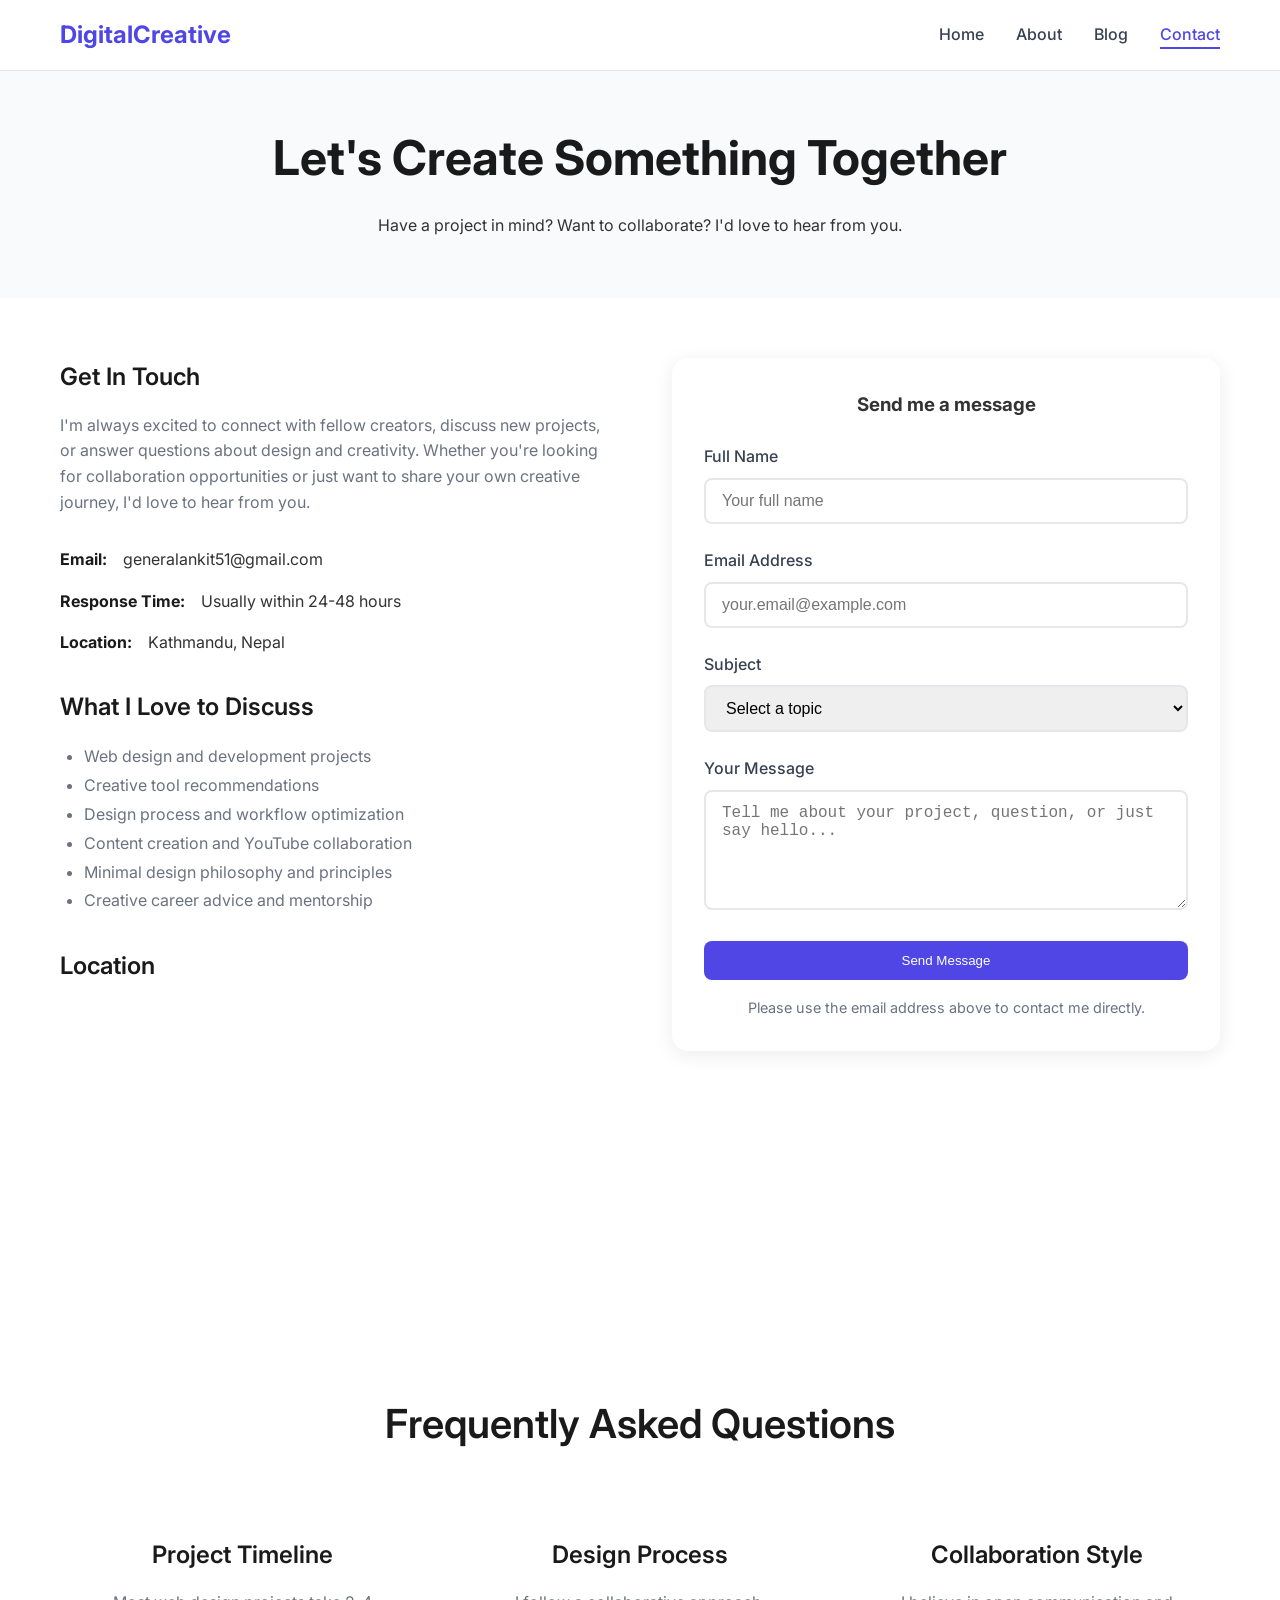
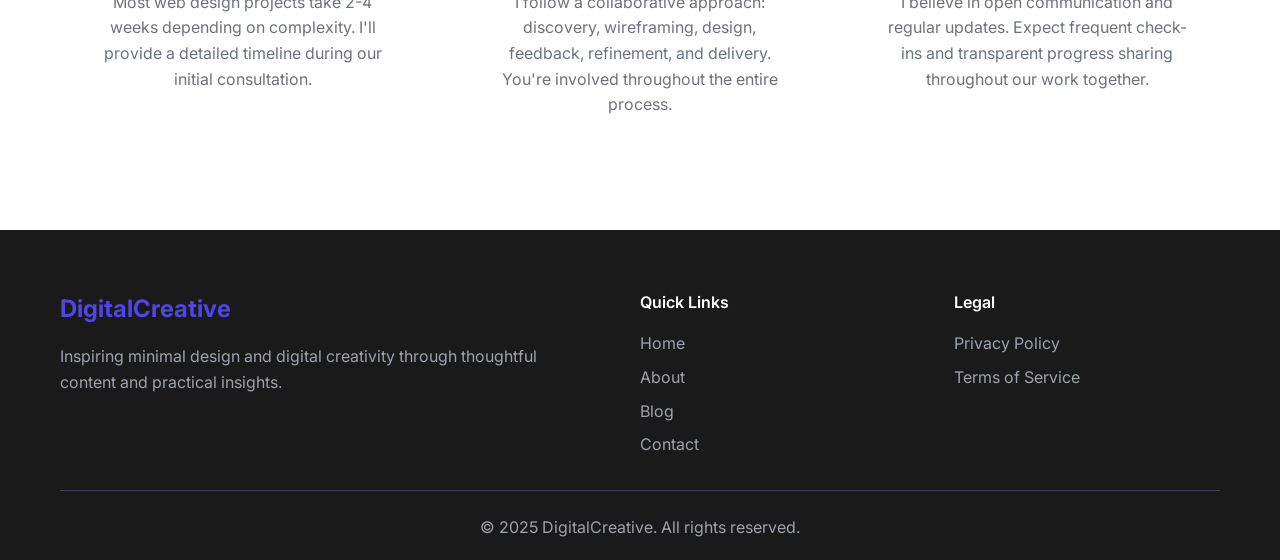
<file: contact.html>
<!DOCTYPE html>
<html lang="en">

<head>
    <meta charset="UTF-8">
    <meta name="viewport" content="width=device-width, initial-scale=1.0">
    <title>Contact - Digital Creativity & Minimal Web Design Tips</title>
    <meta name="description" content="Get in touch to discuss design projects, collaborations, or creative ideas">
    <link rel="stylesheet" href="css/style.css">
    <link rel="preconnect" href="https://fonts.googleapis.com">
    <link rel="preconnect" href="https://fonts.gstatic.com" crossorigin>
    <link href="https://fonts.googleapis.com/css2?family=Inter:wght@300;400;500;600;700&display=swap" rel="stylesheet">
    <script async src="https://pagead2.googlesyndication.com/pagead/js/adsbygoogle.js?client=ca-pub-7329746584313514",crossorigin="anonymous"></script> 
</head>

<body>
    <!-- Navigation Header -->
    <nav class="navbar">
        <div class="nav-container">
            <div class="nav-logo">
                <h2>DigitalCreative</h2>
            </div>
            <ul class="nav-menu">
                <li class="nav-item">
                    <a href="index.html" class="nav-link">Home</a>
                </li>
                <li class="nav-item">
                    <a href="about.html" class="nav-link">About</a>
                </li>
                <li class="nav-item">
                    <a href="blog.html" class="nav-link">Blog</a>
                </li>
                <li class="nav-item">
                    <a href="contact.html" class="nav-link active">Contact</a>
                </li>
            </ul>
            <div class="nav-toggle">
                <span class="bar"></span>
                <span class="bar"></span>
                <span class="bar"></span>
            </div>
        </div>
    </nav>

    <!-- Contact Hero Section -->
    <section class="contact-hero">
        <div class="container">
            <h1>Let's Create Something Together</h1>
            <p class="lead">Have a project in mind? Want to collaborate? I'd love to hear from you.</p>
        </div>
    </section>

    <!-- Contact Content Section -->
    <section class="contact-content">
        <div class="container">
            <div class="contact-grid">
                <!-- Contact Information -->
                <div class="contact-info">
                    <h3>Get In Touch</h3>
                    <p>I'm always excited to connect with fellow creators, discuss new projects, or answer questions
                        about design and creativity. Whether you're looking for collaboration opportunities or just want
                        to share your own creative journey, I'd love to hear from you.</p>

                    <div class="contact-detail">
                        <strong>Email:</strong> generalankit51@gmail.com
                    </div>

                    <div class="contact-detail">
                        <strong>Response Time:</strong> Usually within 24-48 hours
                    </div>

                    <div class="contact-detail">
                        <strong>Location:</strong> Kathmandu, Nepal
                    </div>

                    <h3 style="margin-top: 2rem;">What I Love to Discuss</h3>
                    <ul style="list-style: disc; margin-left: 1.5rem; color: #6b7280; line-height: 1.8;">
                        <li>Web design and development projects</li>
                        <li>Creative tool recommendations</li>
                        <li>Design process and workflow optimization</li>
                        <li>Content creation and YouTube collaboration</li>
                        <li>Minimal design philosophy and principles</li>
                        <li>Creative career advice and mentorship</li>
                    </ul>

                    <!-- Map Container -->
                    <div style="margin-top: 2rem;">
                        <h3>Location</h3>
                        <div
                            style="width: 100%; height: 250px; border-radius: 8px; overflow: hidden; margin-top: 1rem;">
                            <iframe
                                src="https://www.google.com/maps/embed?pb=!1m18!1m12!1m3!1d113032.69116155453!2d85.24565134726563!3d27.708895299999996!2m3!1f0!2f0!3f0!3m2!1i1024!2i768!4f13.1!3m3!1m2!1s0x39eb198a307baabf%3A0xb5137c1bf18db1ea!2sKathmandu%2C%20Nepal!5e0!3m2!1sen!2s!4v1635789123456!5m2!1sen!2s"
                                width="100%" height="250" style="border:0;" allowfullscreen="" loading="lazy"
                                referrerpolicy="no-referrer-when-downgrade">
                            </iframe>
                        </div>
                    </div>
                </div>

                <!-- Contact Form -->
                <div class="contact-form">
                    <h3 style="margin-bottom: 1.5rem; text-align: center;">Send me a message</h3>
                    <form>
                        <div class="form-group">
                            <label for="name">Full Name</label>
                            <input type="text" id="name" name="name" class="form-control" placeholder="Your full name"
                                required>
                        </div>

                        <div class="form-group">
                            <label for="email">Email Address</label>
                            <input type="email" id="email" name="email" class="form-control"
                                placeholder="your.email@example.com" required>
                        </div>

                        <div class="form-group">
                            <label for="subject">Subject</label>
                            <select id="subject" name="subject" class="form-control" required>
                                <option value="">Select a topic</option>
                                <option value="project">Project Collaboration</option>
                                <option value="question">Design Question</option>
                                <option value="feedback">Website Feedback</option>
                                <option value="partnership">Partnership Opportunity</option>
                                <option value="other">Other</option>
                            </select>
                        </div>

                        <div class="form-group">
                            <label for="message">Your Message</label>
                            <textarea id="message" name="message" class="form-control"
                                placeholder="Tell me about your project, question, or just say hello..." rows="5"
                                required></textarea>
                        </div>

                        <button type="submit" class="btn btn-primary" style="width: 100%;">Send Message</button>
                    </form>

                    <p style="text-align: center; color: #6b7280; margin-top: 1rem; font-size: 0.9rem;">
                        Please use the email address above to contact me directly.
                    </p>
                </div>
            </div>
        </div>
    </section>

    <!-- FAQ Section -->
    <section class="features">
        <div class="container">
            <h2 class="section-title">Frequently Asked Questions</h2>
            <div class="features-grid">
                <div class="feature-card">
                    <h3>Project Timeline</h3>
                    <p>Most web design projects take 2-4 weeks depending on complexity. I'll provide a detailed timeline
                        during our initial consultation.</p>
                </div>
                <div class="feature-card">
                    <h3>Design Process</h3>
                    <p>I follow a collaborative approach: discovery, wireframing, design, feedback, refinement, and
                        delivery. You're involved throughout the entire process.</p>
                </div>
                <div class="feature-card">
                    <h3>Collaboration Style</h3>
                    <p>I believe in open communication and regular updates. Expect frequent check-ins and transparent
                        progress sharing throughout our work together.</p>
                </div>
            </div>
        </div>
    </section>

    <!-- Footer -->
    <footer class="footer">
        <div class="container">
            <div class="footer-content">
                <div class="footer-section">
                    <h3>DigitalCreative</h3>
                    <p>Inspiring minimal design and digital creativity through thoughtful content and practical
                        insights.</p>
                </div>
                <div class="footer-section">
                    <h4>Quick Links</h4>
                    <ul class="footer-links">
                        <li><a href="index.html">Home</a></li>
                        <li><a href="about.html">About</a></li>
                        <li><a href="blog.html">Blog</a></li>
                        <li><a href="contact.html">Contact</a></li>
                    </ul>
                </div>
                <div class="footer-section">
                    <h4>Legal</h4>
                    <ul class="footer-links">
                        <li><a href="privacy.html">Privacy Policy</a></li>
                        <li><a href="terms.html">Terms of Service</a></li>
                    </ul>
                </div>
            </div>
            <div class="footer-bottom">
                <p>&copy; 2025 DigitalCreative. All rights reserved.</p>
            </div>
        </div>
    </footer>

    <script src="js/script.js"></script>
</body>

</html>
</file>
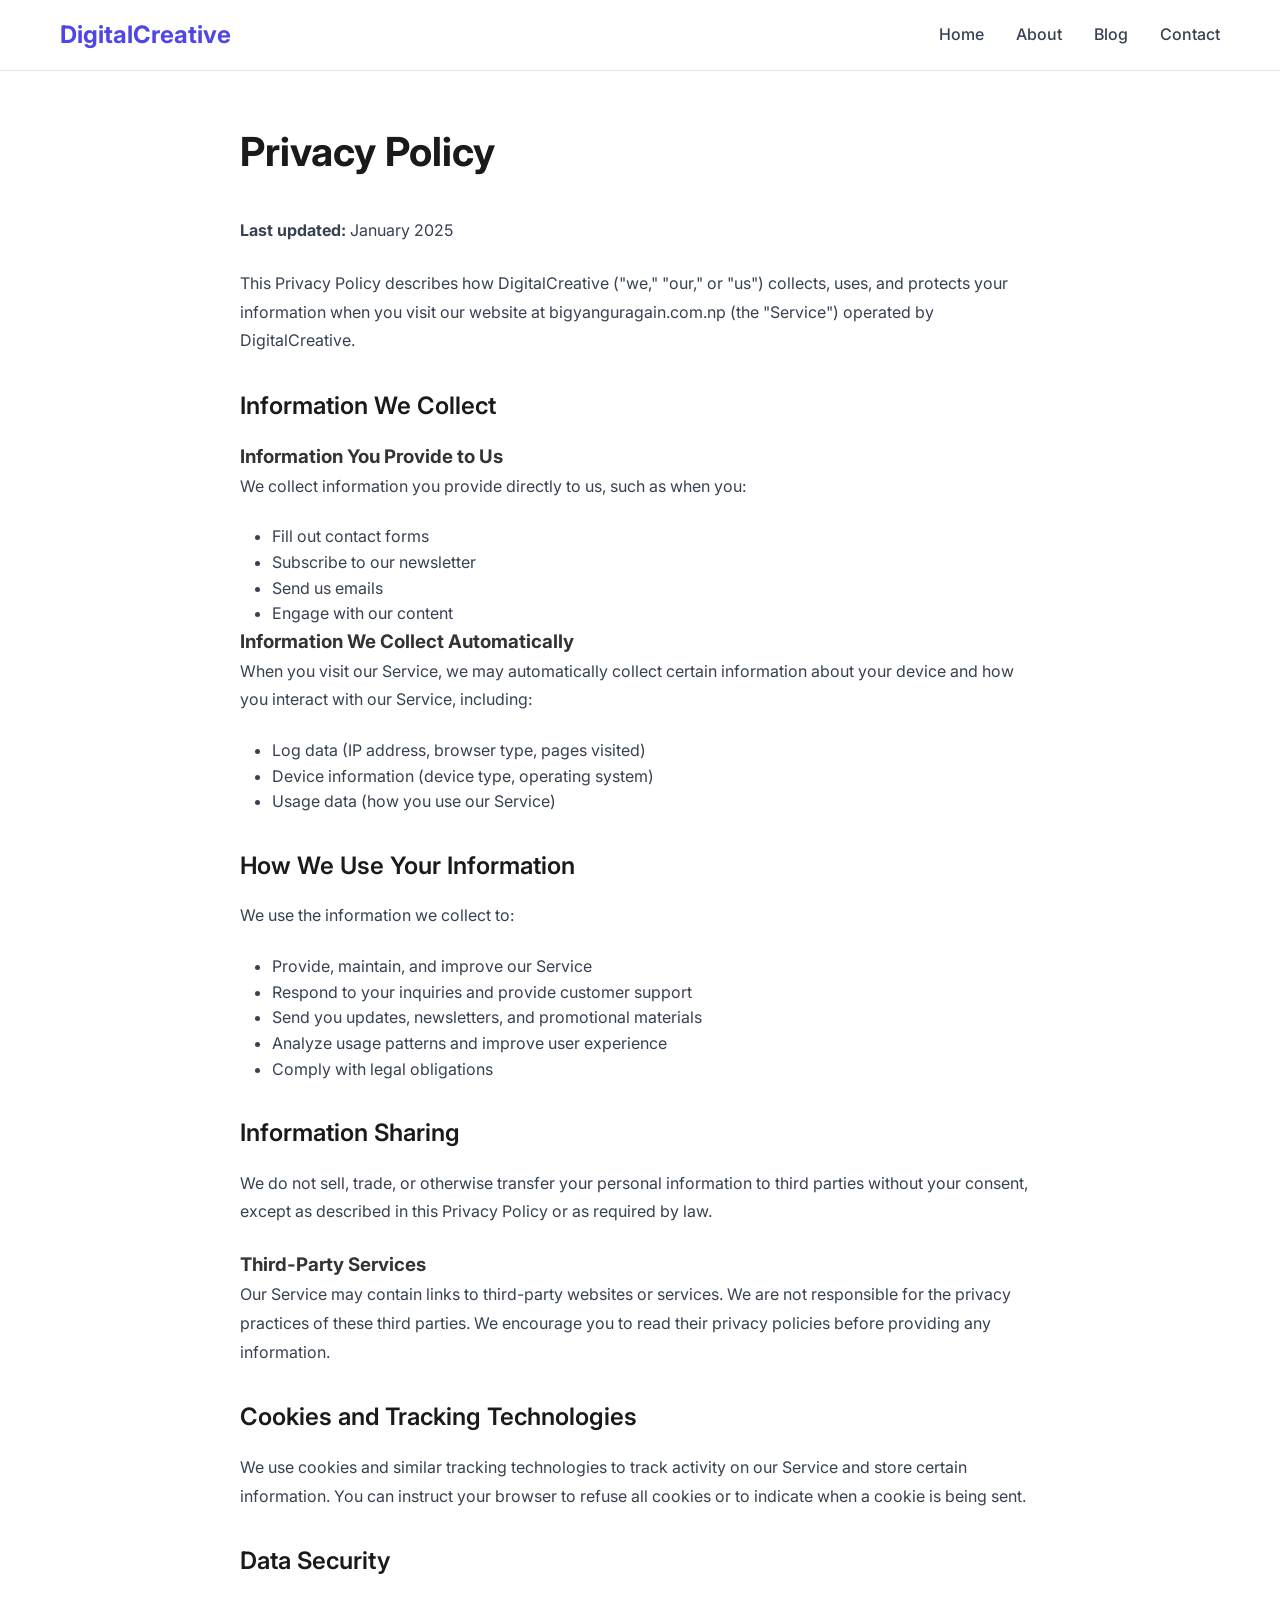
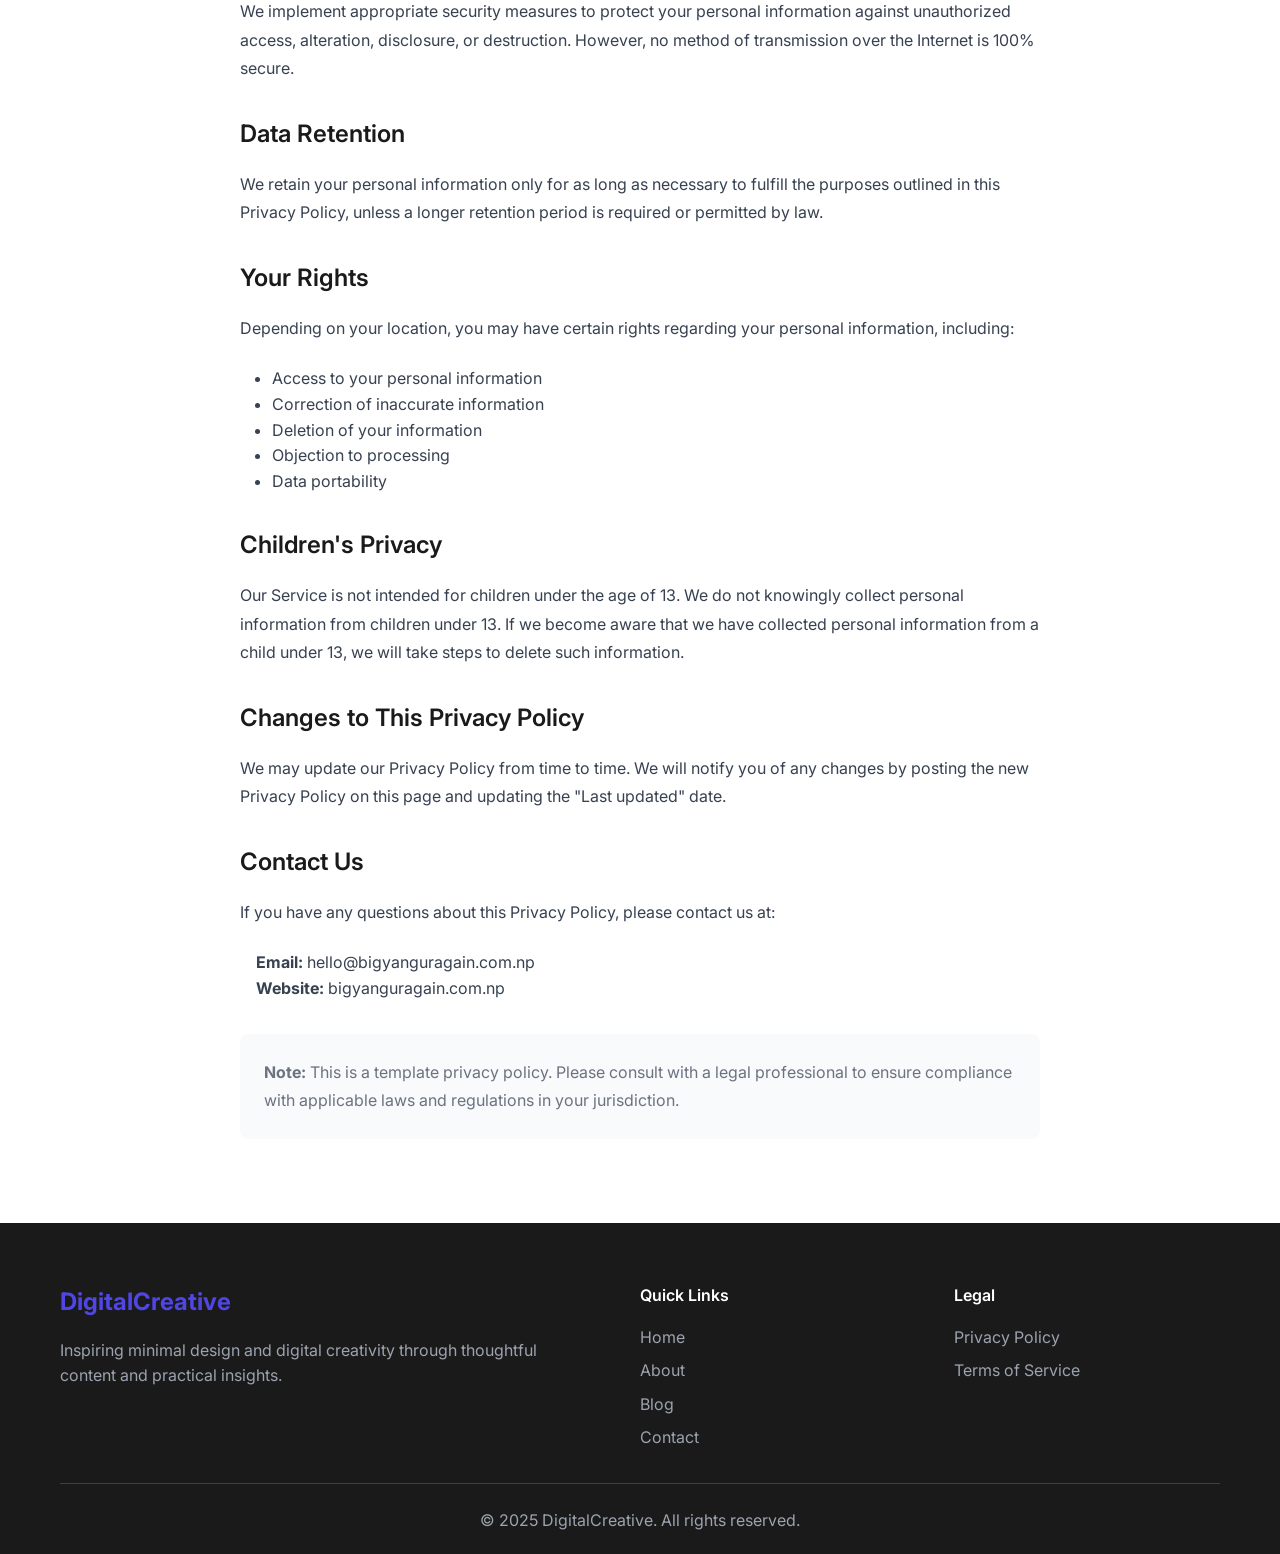
<file: privacy.html>
<!DOCTYPE html>
<html lang="en">

<head>
    <meta charset="UTF-8">
    <meta name="viewport" content="width=device-width, initial-scale=1.0">
    <title>Privacy Policy - Digital Creativity & Minimal Web Design Tips</title>
    <meta name="description" content="Privacy Policy for DigitalCreative website">
    <link rel="stylesheet" href="css/style.css">
    <link rel="preconnect" href="https://fonts.googleapis.com">
    <link rel="preconnect" href="https://fonts.gstatic.com" crossorigin>
    <link href="https://fonts.googleapis.com/css2?family=Inter:wght@300;400;500;600;700&display=swap" rel="stylesheet">
    <script async src="https://pagead2.googlesyndication.com/pagead/js/adsbygoogle.js?client=ca-pub-7329746584313514",crossorigin="anonymous"></script> 
</head>

<body>
    <!-- Navigation Header -->
    <nav class="navbar">
        <div class="nav-container">
            <div class="nav-logo">
                <h2>DigitalCreative</h2>
            </div>
            <ul class="nav-menu">
                <li class="nav-item">
                    <a href="index.html" class="nav-link">Home</a>
                </li>
                <li class="nav-item">
                    <a href="about.html" class="nav-link">About</a>
                </li>
                <li class="nav-item">
                    <a href="blog.html" class="nav-link">Blog</a>
                </li>
                <li class="nav-item">
                    <a href="contact.html" class="nav-link">Contact</a>
                </li>
            </ul>
            <div class="nav-toggle">
                <span class="bar"></span>
                <span class="bar"></span>
                <span class="bar"></span>
            </div>
        </div>
    </nav>

    <!-- Privacy Policy Content -->
    <section class="legal-page">
        <div class="container">
            <div class="legal-content">
                <h1>Privacy Policy</h1>
                <p><strong>Last updated:</strong> January 2025</p>

                <p>This Privacy Policy describes how DigitalCreative ("we," "our," or "us") collects, uses, and protects
                    your information when you visit our website at bigyanguragain.com.np (the "Service") operated by
                    DigitalCreative.</p>

                <h2>Information We Collect</h2>

                <h3>Information You Provide to Us</h3>
                <p>We collect information you provide directly to us, such as when you:</p>
                <ul style="list-style: disc; margin-left: 2rem; color: #374151;">
                    <li>Fill out contact forms</li>
                    <li>Subscribe to our newsletter</li>
                    <li>Send us emails</li>
                    <li>Engage with our content</li>
                </ul>

                <h3>Information We Collect Automatically</h3>
                <p>When you visit our Service, we may automatically collect certain information about your device and
                    how you interact with our Service, including:</p>
                <ul style="list-style: disc; margin-left: 2rem; color: #374151;">
                    <li>Log data (IP address, browser type, pages visited)</li>
                    <li>Device information (device type, operating system)</li>
                    <li>Usage data (how you use our Service)</li>
                </ul>

                <h2>How We Use Your Information</h2>
                <p>We use the information we collect to:</p>
                <ul style="list-style: disc; margin-left: 2rem; color: #374151;">
                    <li>Provide, maintain, and improve our Service</li>
                    <li>Respond to your inquiries and provide customer support</li>
                    <li>Send you updates, newsletters, and promotional materials</li>
                    <li>Analyze usage patterns and improve user experience</li>
                    <li>Comply with legal obligations</li>
                </ul>

                <h2>Information Sharing</h2>
                <p>We do not sell, trade, or otherwise transfer your personal information to third parties without your
                    consent, except as described in this Privacy Policy or as required by law.</p>

                <h3>Third-Party Services</h3>
                <p>Our Service may contain links to third-party websites or services. We are not responsible for the
                    privacy practices of these third parties. We encourage you to read their privacy policies before
                    providing any information.</p>

                <h2>Cookies and Tracking Technologies</h2>
                <p>We use cookies and similar tracking technologies to track activity on our Service and store certain
                    information. You can instruct your browser to refuse all cookies or to indicate when a cookie is
                    being sent.</p>

                <h2>Data Security</h2>
                <p>We implement appropriate security measures to protect your personal information against unauthorized
                    access, alteration, disclosure, or destruction. However, no method of transmission over the Internet
                    is 100% secure.</p>

                <h2>Data Retention</h2>
                <p>We retain your personal information only for as long as necessary to fulfill the purposes outlined in
                    this Privacy Policy, unless a longer retention period is required or permitted by law.</p>

                <h2>Your Rights</h2>
                <p>Depending on your location, you may have certain rights regarding your personal information,
                    including:</p>
                <ul style="list-style: disc; margin-left: 2rem; color: #374151;">
                    <li>Access to your personal information</li>
                    <li>Correction of inaccurate information</li>
                    <li>Deletion of your information</li>
                    <li>Objection to processing</li>
                    <li>Data portability</li>
                </ul>

                <h2>Children's Privacy</h2>
                <p>Our Service is not intended for children under the age of 13. We do not knowingly collect personal
                    information from children under 13. If we become aware that we have collected personal information
                    from a child under 13, we will take steps to delete such information.</p>

                <h2>Changes to This Privacy Policy</h2>
                <p>We may update our Privacy Policy from time to time. We will notify you of any changes by posting the
                    new Privacy Policy on this page and updating the "Last updated" date.</p>

                <h2>Contact Us</h2>
                <p>If you have any questions about this Privacy Policy, please contact us at:</p>
                <ul style="list-style: none; margin-left: 1rem; color: #374151;">
                    <li><strong>Email:</strong> hello@bigyanguragain.com.np</li>
                    <li><strong>Website:</strong> bigyanguragain.com.np</li>
                </ul>

                <p style="margin-top: 2rem; padding: 1.5rem; background: #f8fafc; border-radius: 8px; color: #6b7280;">
                    <strong>Note:</strong> This is a template privacy policy. Please consult with a legal professional
                    to ensure compliance with applicable laws and regulations in your jurisdiction.
                </p>
            </div>
        </div>
    </section>

    <!-- Footer -->
    <footer class="footer">
        <div class="container">
            <div class="footer-content">
                <div class="footer-section">
                    <h3>DigitalCreative</h3>
                    <p>Inspiring minimal design and digital creativity through thoughtful content and practical
                        insights.</p>
                </div>
                <div class="footer-section">
                    <h4>Quick Links</h4>
                    <ul class="footer-links">
                        <li><a href="index.html">Home</a></li>
                        <li><a href="about.html">About</a></li>
                        <li><a href="blog.html">Blog</a></li>
                        <li><a href="contact.html">Contact</a></li>
                    </ul>
                </div>
                <div class="footer-section">
                    <h4>Legal</h4>
                    <ul class="footer-links">
                        <li><a href="privacy.html">Privacy Policy</a></li>
                        <li><a href="terms.html">Terms of Service</a></li>
                    </ul>
                </div>
            </div>
            <div class="footer-bottom">
                <p>&copy; 2025 DigitalCreative. All rights reserved.</p>
            </div>
        </div>
    </footer>

    <script src="js/script.js"></script>
</body>

</html>
</file>
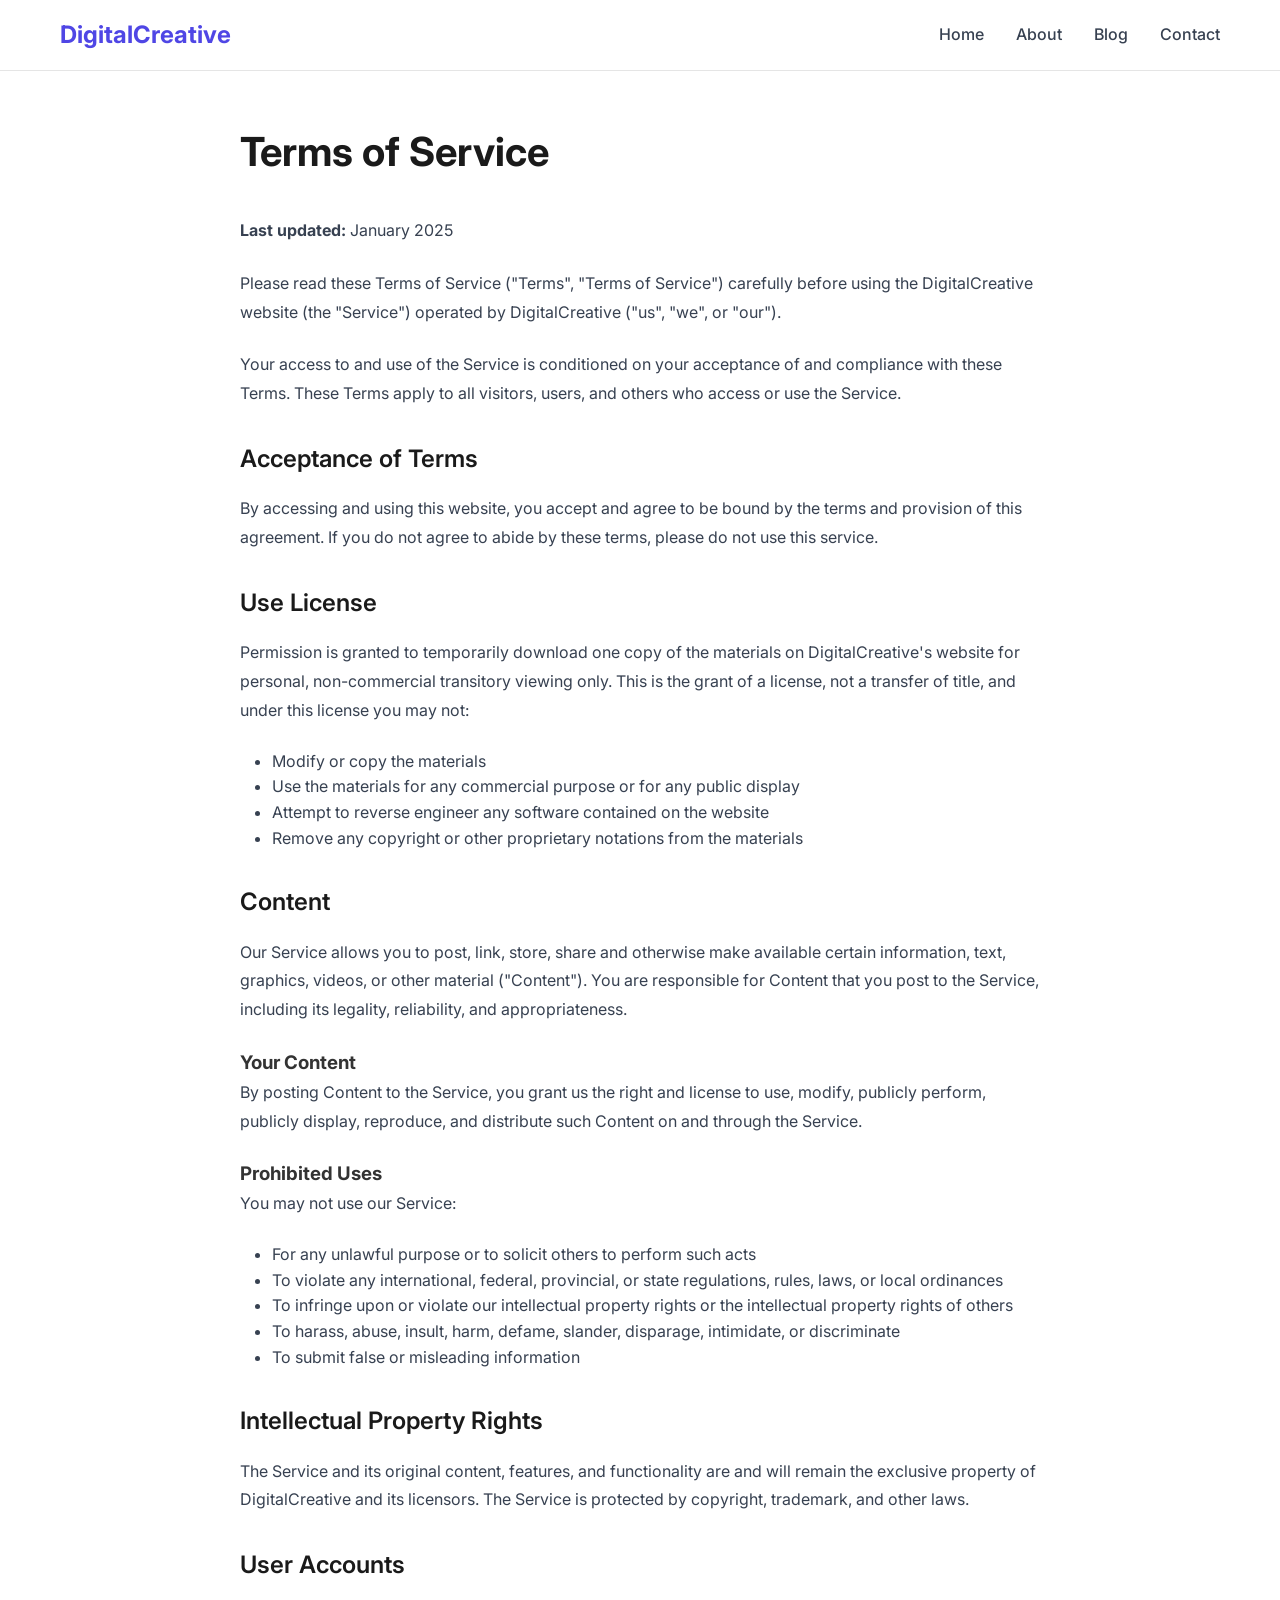
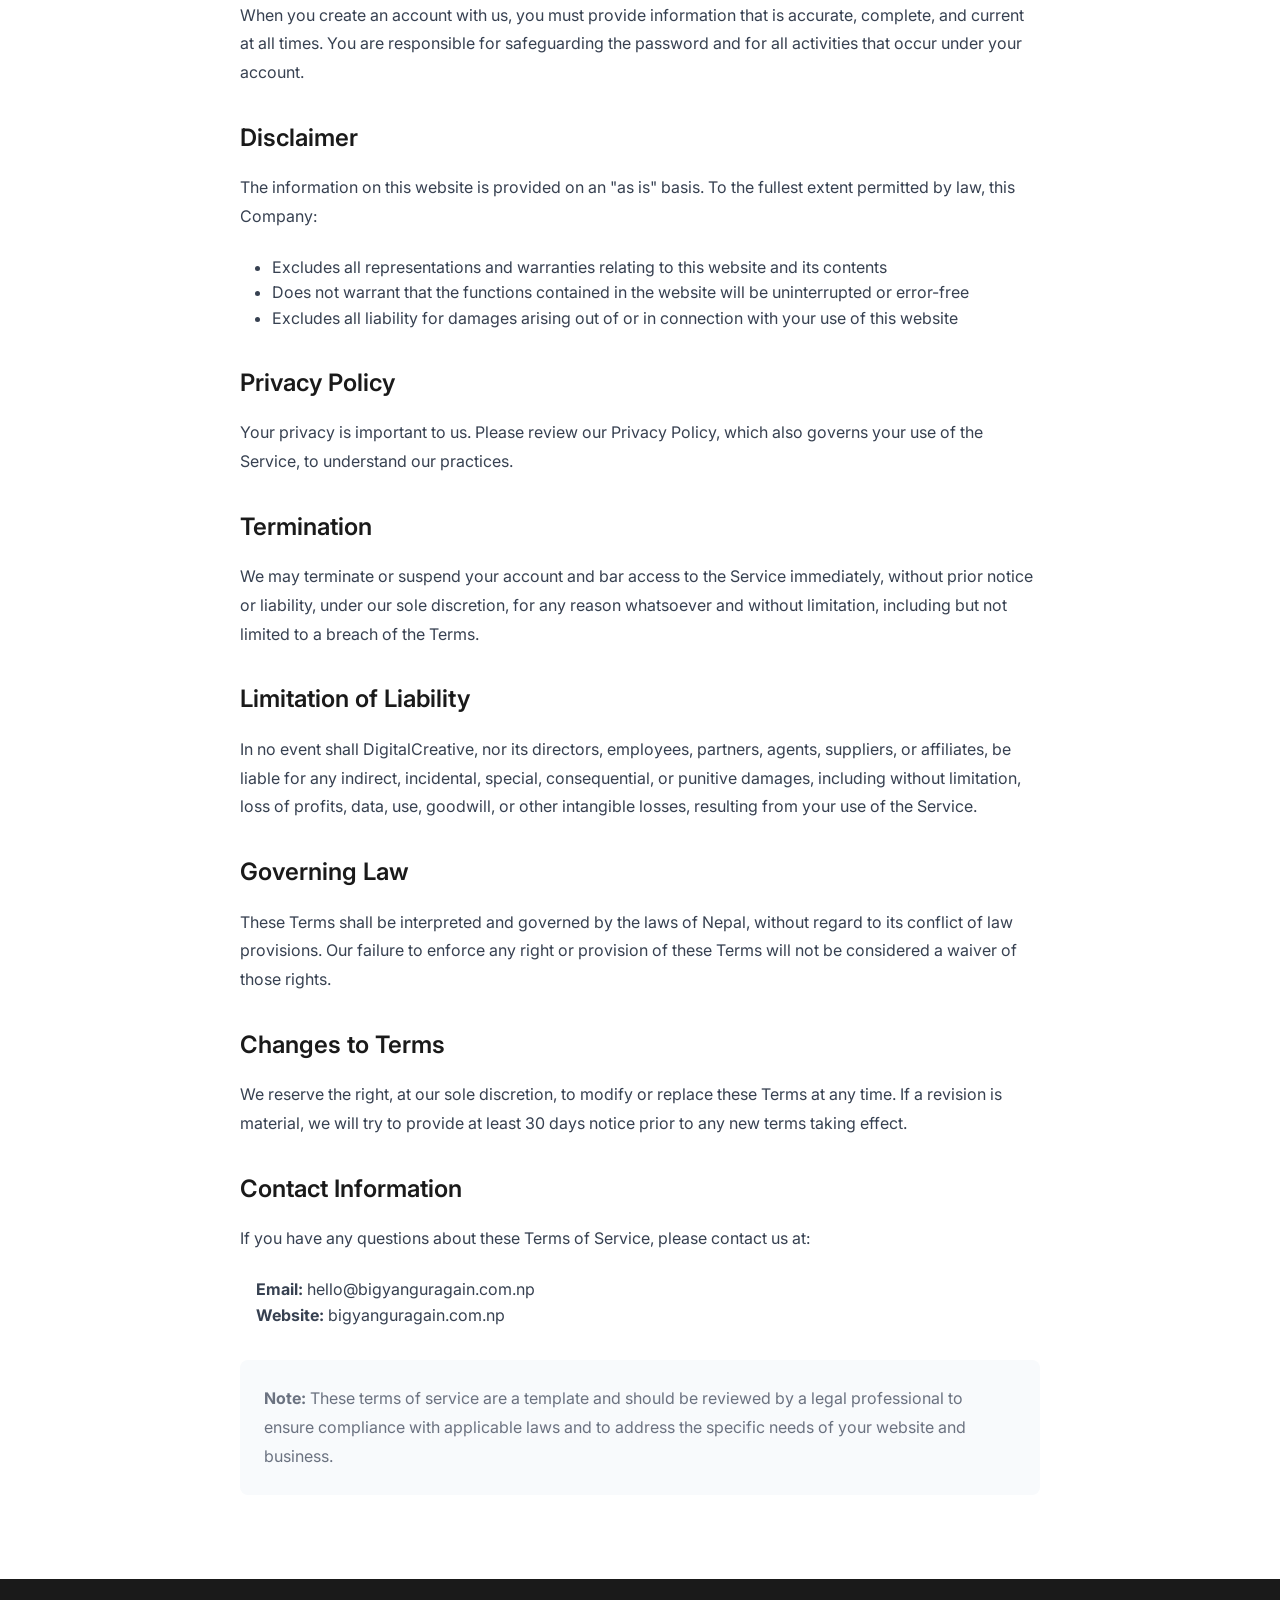
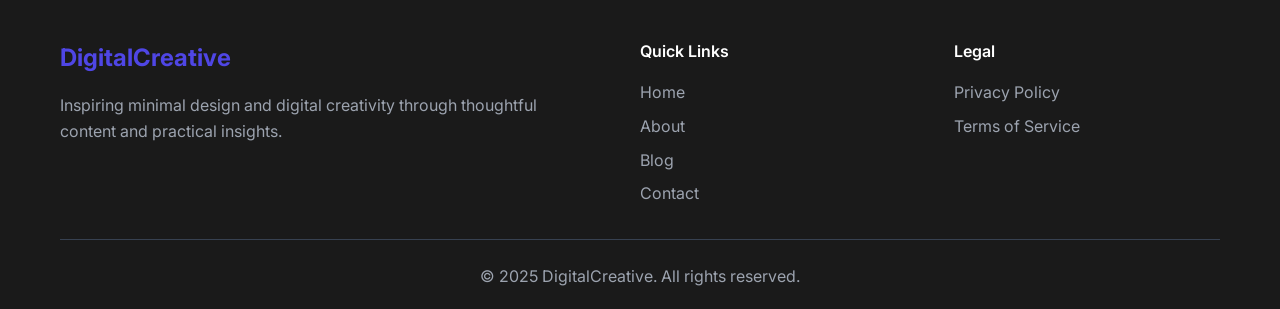
<file: terms.html>
<!DOCTYPE html>
<html lang="en">

<head>
    <meta charset="UTF-8">
    <meta name="viewport" content="width=device-width, initial-scale=1.0">
    <title>Terms of Service - Digital Creativity & Minimal Web Design Tips</title>
    <meta name="description" content="Terms of Service for DigitalCreative website">
    <link rel="stylesheet" href="css/style.css">
    <link rel="preconnect" href="https://fonts.googleapis.com">
    <link rel="preconnect" href="https://fonts.gstatic.com" crossorigin>
    <link href="https://fonts.googleapis.com/css2?family=Inter:wght@300;400;500;600;700&display=swap" rel="stylesheet">
    <script async src="https://pagead2.googlesyndication.com/pagead/js/adsbygoogle.js?client=ca-pub-7329746584313514",crossorigin="anonymous"></script> 
</head>

<body>
    <!-- Navigation Header -->
    <nav class="navbar">
        <div class="nav-container">
            <div class="nav-logo">
                <h2>DigitalCreative</h2>
            </div>
            <ul class="nav-menu">
                <li class="nav-item">
                    <a href="index.html" class="nav-link">Home</a>
                </li>
                <li class="nav-item">
                    <a href="about.html" class="nav-link">About</a>
                </li>
                <li class="nav-item">
                    <a href="blog.html" class="nav-link">Blog</a>
                </li>
                <li class="nav-item">
                    <a href="contact.html" class="nav-link">Contact</a>
                </li>
            </ul>
            <div class="nav-toggle">
                <span class="bar"></span>
                <span class="bar"></span>
                <span class="bar"></span>
            </div>
        </div>
    </nav>

    <!-- Terms of Service Content -->
    <section class="legal-page">
        <div class="container">
            <div class="legal-content">
                <h1>Terms of Service</h1>
                <p><strong>Last updated:</strong> January 2025</p>

                <p>Please read these Terms of Service ("Terms", "Terms of Service") carefully before using the
                    DigitalCreative website (the "Service") operated by DigitalCreative ("us", "we", or "our").</p>

                <p>Your access to and use of the Service is conditioned on your acceptance of and compliance with these
                    Terms. These Terms apply to all visitors, users, and others who access or use the Service.</p>

                <h2>Acceptance of Terms</h2>
                <p>By accessing and using this website, you accept and agree to be bound by the terms and provision of
                    this agreement. If you do not agree to abide by these terms, please do not use this service.</p>

                <h2>Use License</h2>
                <p>Permission is granted to temporarily download one copy of the materials on DigitalCreative's website
                    for personal, non-commercial transitory viewing only. This is the grant of a license, not a transfer
                    of title, and under this license you may not:</p>
                <ul style="list-style: disc; margin-left: 2rem; color: #374151;">
                    <li>Modify or copy the materials</li>
                    <li>Use the materials for any commercial purpose or for any public display</li>
                    <li>Attempt to reverse engineer any software contained on the website</li>
                    <li>Remove any copyright or other proprietary notations from the materials</li>
                </ul>

                <h2>Content</h2>
                <p>Our Service allows you to post, link, store, share and otherwise make available certain information,
                    text, graphics, videos, or other material ("Content"). You are responsible for Content that you post
                    to the Service, including its legality, reliability, and appropriateness.</p>

                <h3>Your Content</h3>
                <p>By posting Content to the Service, you grant us the right and license to use, modify, publicly
                    perform, publicly display, reproduce, and distribute such Content on and through the Service.</p>

                <h3>Prohibited Uses</h3>
                <p>You may not use our Service:</p>
                <ul style="list-style: disc; margin-left: 2rem; color: #374151;">
                    <li>For any unlawful purpose or to solicit others to perform such acts</li>
                    <li>To violate any international, federal, provincial, or state regulations, rules, laws, or local
                        ordinances</li>
                    <li>To infringe upon or violate our intellectual property rights or the intellectual property rights
                        of others</li>
                    <li>To harass, abuse, insult, harm, defame, slander, disparage, intimidate, or discriminate</li>
                    <li>To submit false or misleading information</li>
                </ul>

                <h2>Intellectual Property Rights</h2>
                <p>The Service and its original content, features, and functionality are and will remain the exclusive
                    property of DigitalCreative and its licensors. The Service is protected by copyright, trademark, and
                    other laws.</p>

                <h2>User Accounts</h2>
                <p>When you create an account with us, you must provide information that is accurate, complete, and
                    current at all times. You are responsible for safeguarding the password and for all activities that
                    occur under your account.</p>

                <h2>Disclaimer</h2>
                <p>The information on this website is provided on an "as is" basis. To the fullest extent permitted by
                    law, this Company:</p>
                <ul style="list-style: disc; margin-left: 2rem; color: #374151;">
                    <li>Excludes all representations and warranties relating to this website and its contents</li>
                    <li>Does not warrant that the functions contained in the website will be uninterrupted or error-free
                    </li>
                    <li>Excludes all liability for damages arising out of or in connection with your use of this website
                    </li>
                </ul>

                <h2>Privacy Policy</h2>
                <p>Your privacy is important to us. Please review our Privacy Policy, which also governs your use of the
                    Service, to understand our practices.</p>

                <h2>Termination</h2>
                <p>We may terminate or suspend your account and bar access to the Service immediately, without prior
                    notice or liability, under our sole discretion, for any reason whatsoever and without limitation,
                    including but not limited to a breach of the Terms.</p>

                <h2>Limitation of Liability</h2>
                <p>In no event shall DigitalCreative, nor its directors, employees, partners, agents, suppliers, or
                    affiliates, be liable for any indirect, incidental, special, consequential, or punitive damages,
                    including without limitation, loss of profits, data, use, goodwill, or other intangible losses,
                    resulting from your use of the Service.</p>

                <h2>Governing Law</h2>
                <p>These Terms shall be interpreted and governed by the laws of Nepal, without regard to its conflict of
                    law provisions. Our failure to enforce any right or provision of these Terms will not be considered
                    a waiver of those rights.</p>

                <h2>Changes to Terms</h2>
                <p>We reserve the right, at our sole discretion, to modify or replace these Terms at any time. If a
                    revision is material, we will try to provide at least 30 days notice prior to any new terms taking
                    effect.</p>

                <h2>Contact Information</h2>
                <p>If you have any questions about these Terms of Service, please contact us at:</p>
                <ul style="list-style: none; margin-left: 1rem; color: #374151;">
                    <li><strong>Email:</strong> hello@bigyanguragain.com.np</li>
                    <li><strong>Website:</strong> bigyanguragain.com.np</li>
                </ul>

                <p style="margin-top: 2rem; padding: 1.5rem; background: #f8fafc; border-radius: 8px; color: #6b7280;">
                    <strong>Note:</strong> These terms of service are a template and should be reviewed by a legal
                    professional to ensure compliance with applicable laws and to address the specific needs of your
                    website and business.
                </p>
            </div>
        </div>
    </section>

    <!-- Footer -->
    <footer class="footer">
        <div class="container">
            <div class="footer-content">
                <div class="footer-section">
                    <h3>DigitalCreative</h3>
                    <p>Inspiring minimal design and digital creativity through thoughtful content and practical
                        insights.</p>
                </div>
                <div class="footer-section">
                    <h4>Quick Links</h4>
                    <ul class="footer-links">
                        <li><a href="index.html">Home</a></li>
                        <li><a href="about.html">About</a></li>
                        <li><a href="blog.html">Blog</a></li>
                        <li><a href="contact.html">Contact</a></li>
                    </ul>
                </div>
                <div class="footer-section">
                    <h4>Legal</h4>
                    <ul class="footer-links">
                        <li><a href="privacy.html">Privacy Policy</a></li>
                        <li><a href="terms.html">Terms of Service</a></li>
                    </ul>
                </div>
            </div>
            <div class="footer-bottom">
                <p>&copy; 2025 DigitalCreative. All rights reserved.</p>
            </div>
        </div>
    </footer>

    <script src="js/script.js"></script>
</body>

</html>
</file>
<file: css/style.css>
/* ===== RESET AND BASE STYLES ===== */
* {
    margin: 0;
    padding: 0;
    box-sizing: border-box;
}

body {
    font-family: 'Inter', -apple-system, BlinkMacSystemFont, 'Segoe UI', Roboto, sans-serif;
    line-height: 1.6;
    color: #333;
    background-color: #ffffff;
}

img {
    max-width: 100%;
    height: auto;
    display: block;
}

a {
    text-decoration: none;
    color: inherit;
}

ul {
    list-style: none;
}

/* ===== UTILITY CLASSES ===== */
.container {
    max-width: 1200px;
    margin: 0 auto;
    padding: 0 20px;
}

.section-title {
    font-size: 2.5rem;
    font-weight: 600;
    text-align: center;
    margin-bottom: 3rem;
    color: #1a1a1a;
}

/* ===== NAVIGATION ===== */
.navbar {
    position: fixed;
    top: 0;
    width: 100%;
    background: rgba(255, 255, 255, 0.95);
    backdrop-filter: blur(10px);
    border-bottom: 1px solid #e5e5e5;
    z-index: 1000;
    transition: all 0.3s ease;
}

.nav-container {
    max-width: 1200px;
    margin: 0 auto;
    padding: 0 20px;
    display: flex;
    justify-content: space-between;
    align-items: center;
    height: 70px;
}

.nav-logo h2 {
    color: #4f46e5;
    font-weight: 700;
    font-size: 1.5rem;
}

.nav-menu {
    display: flex;
    align-items: center;
    gap: 2rem;
}

.nav-link {
    font-weight: 500;
    color: #374151;
    transition: color 0.3s ease;
    position: relative;
}

.nav-link:hover,
.nav-link.active {
    color: #4f46e5;
}

.nav-link.active::after {
    content: '';
    position: absolute;
    bottom: -5px;
    left: 0;
    width: 100%;
    height: 2px;
    background: #4f46e5;
}

.nav-toggle {
    display: none;
    flex-direction: column;
    cursor: pointer;
}

.bar {
    width: 25px;
    height: 3px;
    background: #374151;
    margin: 3px 0;
    transition: 0.3s;
}

/* ===== BUTTONS ===== */
.btn {
    display: inline-block;
    padding: 12px 24px;
    border-radius: 8px;
    font-weight: 500;
    text-align: center;
    transition: all 0.3s ease;
    cursor: pointer;
    border: none;
    text-decoration: none;
}

.btn-primary {
    background: #4f46e5;
    color: white;
}

.btn-primary:hover {
    background: #4338ca;
    transform: translateY(-2px);
}

.btn-secondary {
    background: transparent;
    color: #4f46e5;
    border: 2px solid #4f46e5;
}

.btn-secondary:hover {
    background: #4f46e5;
    color: white;
}

.btn-outline {
    background: transparent;
    color: #374151;
    border: 2px solid #e5e7eb;
}

.btn-outline:hover {
    background: #f9fafb;
    border-color: #d1d5db;
}

/* ===== HERO SECTION ===== */
.hero {
    padding: 120px 0 80px;
    background: linear-gradient(135deg, #f8fafc 0%, #f1f5f9 100%);
}

.hero-container {
    max-width: 1200px;
    margin: 0 auto;
    padding: 0 20px;
    display: grid;
    grid-template-columns: 1fr 1fr;
    gap: 4rem;
    align-items: center;
}

.hero-title {
    font-size: 3.5rem;
    font-weight: 700;
    color: #1a1a1a;
    line-height: 1.2;
    margin-bottom: 1.5rem;
}

.hero-subtitle {
    font-size: 1.25rem;
    color: #6b7280;
    margin-bottom: 2rem;
    line-height: 1.6;
}

.hero-buttons {
    display: flex;
    gap: 1rem;
}

.hero-image img {
    border-radius: 16px;
    box-shadow: 0 20px 40px rgba(0, 0, 0, 0.1);
}

/* ===== FEATURES SECTION ===== */
.features {
    padding: 80px 0;
}

.features-grid {
    display: grid;
    grid-template-columns: repeat(auto-fit, minmax(300px, 1fr));
    gap: 2rem;
}

.feature-card {
    text-align: center;
    padding: 2rem;
    border-radius: 16px;
    transition: transform 0.3s ease, box-shadow 0.3s ease;
}

.feature-card:hover {
    transform: translateY(-5px);
    box-shadow: 0 10px 30px rgba(0, 0, 0, 0.1);
}

.feature-icon {
    font-size: 3rem;
    margin-bottom: 1.5rem;
}

.feature-card h3 {
    font-size: 1.5rem;
    font-weight: 600;
    margin-bottom: 1rem;
    color: #1a1a1a;
}

.feature-card p {
    color: #6b7280;
    line-height: 1.6;
}

/* ===== BLOG POSTS SECTION ===== */
.latest-posts {
    padding: 80px 0;
    background: #f8fafc;
}

.posts-grid {
    display: grid;
    grid-template-columns: repeat(auto-fit, minmax(350px, 1fr));
    gap: 2rem;
    margin-bottom: 3rem;
}

.post-card {
    background: white;
    border-radius: 16px;
    overflow: hidden;
    box-shadow: 0 4px 20px rgba(0, 0, 0, 0.08);
    transition: transform 0.3s ease, box-shadow 0.3s ease;
}

.post-card:hover {
    transform: translateY(-5px);
    box-shadow: 0 10px 30px rgba(0, 0, 0, 0.15);
}

.post-image {
    height: 200px;
    overflow: hidden;
}

.post-image img {
    width: 100%;
    height: 100%;
    object-fit: cover;
    transition: transform 0.3s ease;
}

.post-card:hover .post-image img {
    transform: scale(1.05);
}

.post-content {
    padding: 1.5rem;
}

.post-content h3 {
    font-size: 1.25rem;
    font-weight: 600;
    margin-bottom: 0.75rem;
    color: #1a1a1a;
}

.post-content p {
    color: #6b7280;
    margin-bottom: 1rem;
    line-height: 1.6;
}

.read-more {
    color: #4f46e5;
    font-weight: 500;
    transition: color 0.3s ease;
}

.read-more:hover {
    color: #4338ca;
}

.view-all {
    text-align: center;
}

/* ===== CTA SECTION ===== */
.cta {
    padding: 80px 0;
    background: linear-gradient(135deg, #4f46e5 0%, #7c3aed 100%);
    color: white;
}

.cta-content {
    text-align: center;
    max-width: 600px;
    margin: 0 auto;
}

.cta h2 {
    font-size: 2.5rem;
    font-weight: 700;
    margin-bottom: 1rem;
}

.cta p {
    font-size: 1.125rem;
    margin-bottom: 2rem;
    opacity: 0.9;
}

.cta .btn-primary {
    background: white;
    color: #4f46e5;
}

.cta .btn-primary:hover {
    background: #f3f4f6;
    transform: translateY(-2px);
}

/* ===== FOOTER ===== */
.footer {
    background: #1a1a1a;
    color: white;
    padding: 60px 0 20px;
}

.footer-content {
    display: grid;
    grid-template-columns: 2fr 1fr 1fr;
    gap: 3rem;
    margin-bottom: 2rem;
}

.footer-section h3 {
    color: #4f46e5;
    font-size: 1.5rem;
    margin-bottom: 1rem;
}

.footer-section h4 {
    margin-bottom: 1rem;
    font-weight: 600;
}

.footer-section p {
    color: #9ca3af;
    line-height: 1.6;
}

.footer-links {
    display: flex;
    flex-direction: column;
    gap: 0.5rem;
}

.footer-links a {
    color: #9ca3af;
    transition: color 0.3s ease;
}

.footer-links a:hover {
    color: #4f46e5;
}

.footer-bottom {
    border-top: 1px solid #374151;
    padding-top: 1.5rem;
    text-align: center;
    color: #9ca3af;
}

/* ===== INDIVIDUAL PAGES STYLING ===== */

/* About Page */
.about-hero {
    padding: 120px 0 60px;
    background: #f8fafc;
}

.about-content {
    max-width: 800px;
    margin: 0 auto;
    text-align: center;
}

.about-content h1 {
    font-size: 3rem;
    font-weight: 700;
    margin-bottom: 1.5rem;
    color: #1a1a1a;
}

.about-content .lead {
    font-size: 1.25rem;
    color: #6b7280;
    margin-bottom: 2rem;
}

.about-image {
    width: 200px;
    height: 200px;
    border-radius: 50%;
    margin: 2rem auto;
    overflow: hidden;
}

.about-image img {
    width: 100%;
    height: 100%;
    object-fit: cover;
}

.about-text {
    text-align: left;
    line-height: 1.8;
    color: #374151;
    margin-bottom: 1.5rem;
}

/* Blog Page */
.blog-hero {
    padding: 120px 0 60px;
    background: #f8fafc;
    text-align: center;
}

.blog-hero h1 {
    font-size: 3rem;
    font-weight: 700;
    margin-bottom: 1rem;
    color: #1a1a1a;
}

.blog-posts {
    padding: 60px 0;
}

.blog-grid {
    display: grid;
    grid-template-columns: repeat(auto-fit, minmax(400px, 1fr));
    gap: 2rem;
}

.blog-card {
    background: white;
    border-radius: 16px;
    overflow: hidden;
    box-shadow: 0 4px 20px rgba(0, 0, 0, 0.08);
    transition: transform 0.3s ease;
}

.blog-card:hover {
    transform: translateY(-5px);
}

.blog-image {
    height: 250px;
    overflow: hidden;
}

.blog-image img {
    width: 100%;
    height: 100%;
    object-fit: cover;
}

.blog-content {
    padding: 2rem;
}

.blog-content h2 {
    font-size: 1.5rem;
    font-weight: 600;
    margin-bottom: 1rem;
    color: #1a1a1a;
}

.blog-content p {
    color: #6b7280;
    margin-bottom: 1.5rem;
    line-height: 1.6;
}

/* Contact Page */
.contact-hero {
    padding: 120px 0 60px;
    background: #f8fafc;
    text-align: center;
}

.contact-hero h1 {
    font-size: 3rem;
    font-weight: 700;
    margin-bottom: 1rem;
    color: #1a1a1a;
}

.contact-content {
    padding: 60px 0;
}

.contact-grid {
    display: grid;
    grid-template-columns: 1fr 1fr;
    gap: 4rem;
    align-items: start;
}

.contact-info h3 {
    font-size: 1.5rem;
    font-weight: 600;
    margin-bottom: 1rem;
    color: #1a1a1a;
}

.contact-info p {
    color: #6b7280;
    margin-bottom: 2rem;
    line-height: 1.6;
}

.contact-detail {
    display: flex;
    align-items: center;
    gap: 1rem;
    margin-bottom: 1rem;
}

.contact-detail strong {
    color: #1a1a1a;
}

.contact-form {
    background: white;
    padding: 2rem;
    border-radius: 16px;
    box-shadow: 0 4px 20px rgba(0, 0, 0, 0.08);
}

.form-group {
    margin-bottom: 1.5rem;
}

.form-group label {
    display: block;
    margin-bottom: 0.5rem;
    font-weight: 500;
    color: #374151;
}

.form-control {
    width: 100%;
    padding: 12px 16px;
    border: 2px solid #e5e7eb;
    border-radius: 8px;
    font-size: 1rem;
    transition: border-color 0.3s ease;
}

.form-control:focus {
    outline: none;
    border-color: #4f46e5;
}

textarea.form-control {
    height: 120px;
    resize: vertical;
}

/* YouTube Page */
.youtube-hero {
    padding: 120px 0 60px;
    background: #f8fafc;
    text-align: center;
}

.youtube-content {
    padding: 60px 0;
}

.video-container {
    max-width: 800px;
    margin: 0 auto 3rem;
    position: relative;
    width: 100%;
    height: 0;
    padding-bottom: 56.25%;
    border-radius: 16px;
    overflow: hidden;
    box-shadow: 0 10px 30px rgba(0, 0, 0, 0.1);
}

.video-container iframe {
    position: absolute;
    top: 0;
    left: 0;
    width: 100%;
    height: 100%;
}

.youtube-info {
    max-width: 800px;
    margin: 0 auto;
    text-align: center;
}

.youtube-info h2 {
    font-size: 2rem;
    font-weight: 600;
    margin-bottom: 1rem;
    color: #1a1a1a;
}

.youtube-info p {
    color: #6b7280;
    line-height: 1.6;
    margin-bottom: 2rem;
}

/* Legal Pages */
.legal-page {
    padding: 120px 0 60px;
}

.legal-content {
    max-width: 800px;
    margin: 0 auto;
}

.legal-content h1 {
    font-size: 2.5rem;
    font-weight: 700;
    margin-bottom: 2rem;
    color: #1a1a1a;
}

.legal-content h2 {
    font-size: 1.5rem;
    font-weight: 600;
    margin: 2rem 0 1rem;
    color: #1a1a1a;
}

.legal-content p {
    color: #374151;
    line-height: 1.8;
    margin-bottom: 1.5rem;
}

/* ===== RESPONSIVE DESIGN ===== */
@media screen and (max-width: 768px) {
    .nav-menu {
        position: fixed;
        left: -100%;
        top: 70px;
        flex-direction: column;
        background-color: white;
        width: 100%;
        text-align: center;
        transition: 0.3s;
        box-shadow: 0 10px 27px rgba(0, 0, 0, 0.05);
        padding: 2rem 0;
    }

    .nav-menu.active {
        left: 0;
    }

    .nav-toggle {
        display: flex;
    }

    .nav-toggle.active .bar:nth-child(2) {
        opacity: 0;
    }

    .nav-toggle.active .bar:nth-child(1) {
        transform: translateY(8px) rotate(45deg);
    }

    .nav-toggle.active .bar:nth-child(3) {
        transform: translateY(-8px) rotate(-45deg);
    }

    .hero-container {
        grid-template-columns: 1fr;
        text-align: center;
        gap: 2rem;
    }

    .hero-title {
        font-size: 2.5rem;
    }

    .hero-buttons {
        justify-content: center;
        flex-wrap: wrap;
    }

    .section-title {
        font-size: 2rem;
    }

    .features-grid,
    .posts-grid,
    .blog-grid {
        grid-template-columns: 1fr;
    }

    .contact-grid {
        grid-template-columns: 1fr;
        gap: 2rem;
    }

    .footer-content {
        grid-template-columns: 1fr;
        gap: 2rem;
        text-align: center;
    }

    .cta h2 {
        font-size: 2rem;
    }

    .about-content h1,
    .blog-hero h1,
    .contact-hero h1,
    .youtube-hero h1 {
        font-size: 2rem;
    }
}

@media screen and (max-width: 480px) {
    .container {
        padding: 0 15px;
    }

    .nav-container {
        padding: 0 15px;
    }

    .hero-title {
        font-size: 2rem;
    }

    .hero-subtitle {
        font-size: 1.125rem;
    }

    .btn {
        padding: 10px 20px;
        font-size: 0.9rem;
    }

    .posts-grid,
    .blog-grid {
        grid-template-columns: 1fr;
        gap: 1.5rem;
    }

    .post-card,
    .blog-card {
        margin: 0 10px;
    }
}
</file>
